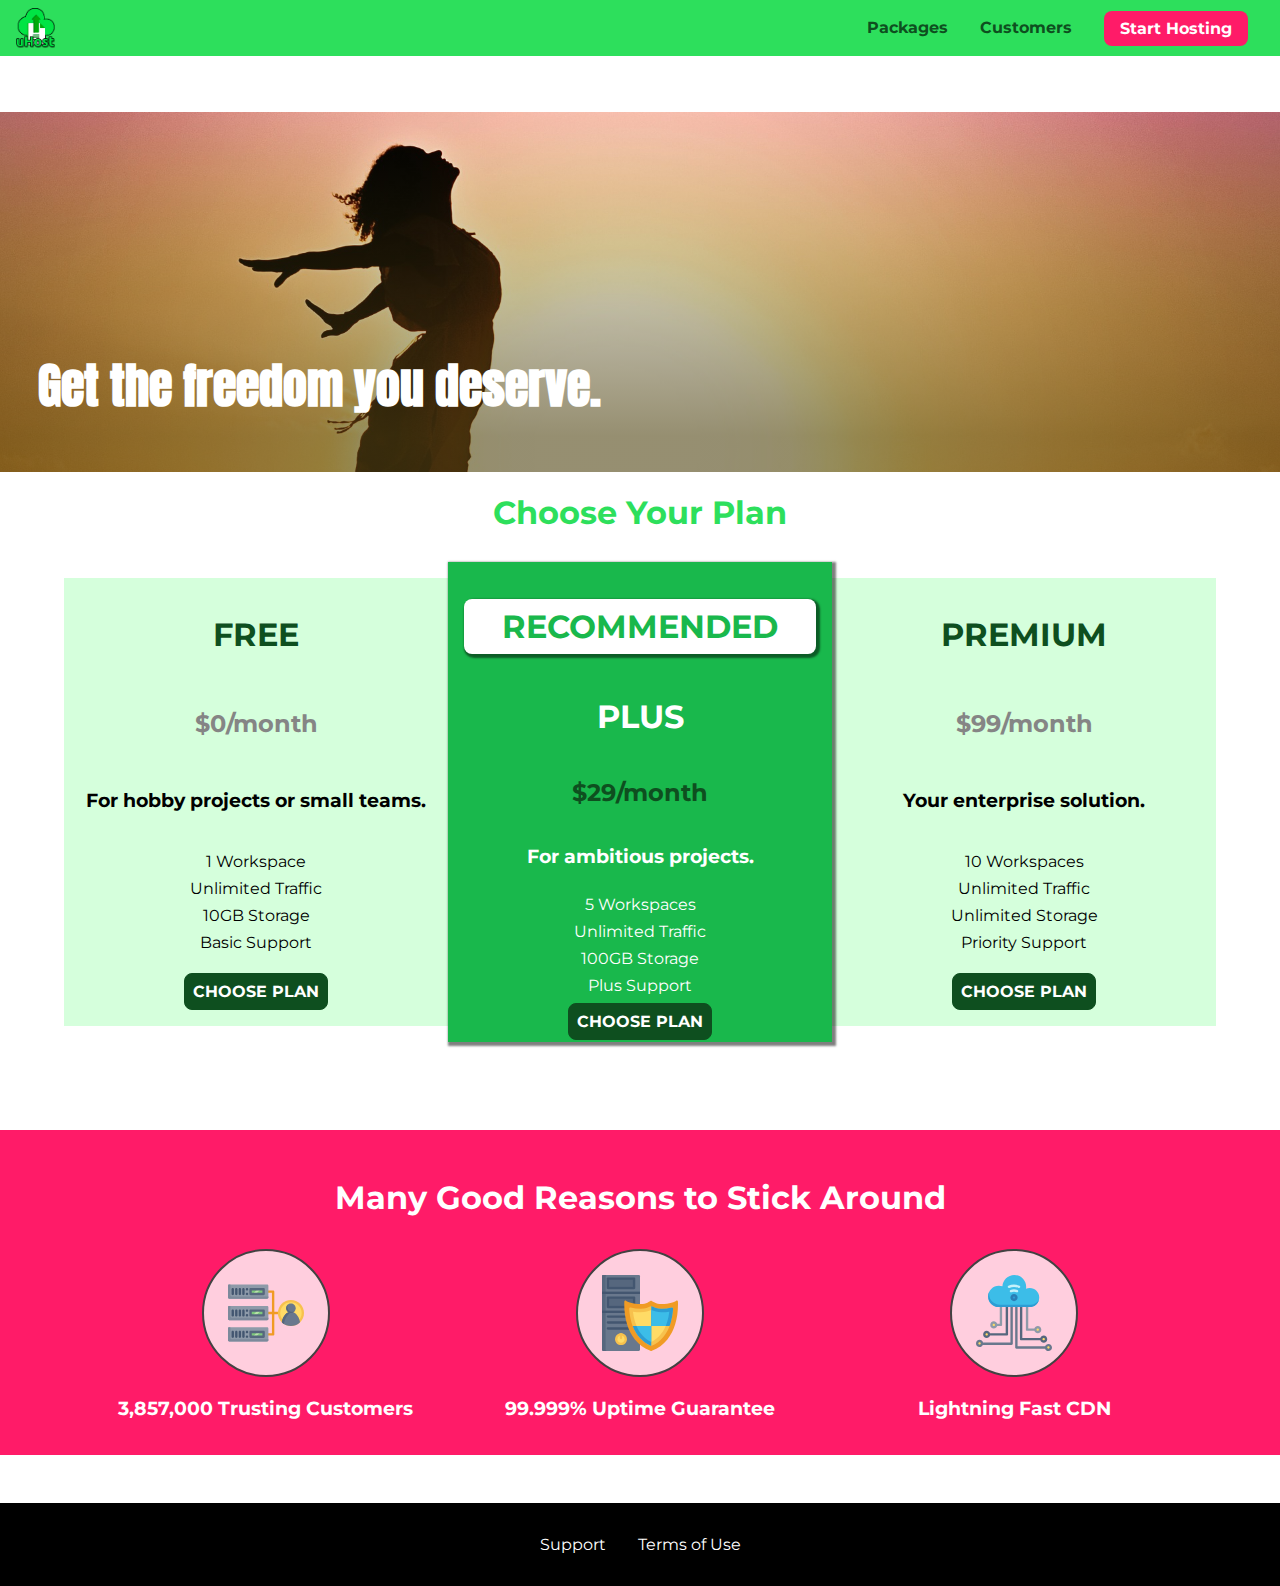
<file: index.html>
<!DOCTYPE html>
<html lang="en">
  <head>
    <meta charset="UTF-8" />
    <meta http-equiv="X-UA-Compatible" content="ie=edge" />
    <meta name="viewport" content="width=device-width, initial-scale=1.0">
    <title>uHost</title>
    <link rel="shortcut icon" href="favicon.png" />
    <link rel="stylesheet" href="shared.css" />
    <link rel="stylesheet" href="main.css" />
  </head>

  <body>
    <div class="backdrop"></div>
    <div class="modal">
      <h1 class="modal__title">Do you want to continue?</h1>
      <div class="modal__actions">
        <a href="start-hosting/index.html" class="modal__action">Yes!</a>
        <button class="modal__action modal__action--negative" type="button">
          No!
        </button>
      </div>
    </div>
    <header class="main-header">
      <div>
        <button class="toggle-button">
          <span class="toggle-button__bar"></span>
          <span class="toggle-button__bar"></span>
          <span class="toggle-button__bar"></span>
        </button>
        <a href="index.html" class="main-header__brand">
          <img
            src="images/uhost-icon.png"
            alt="uHost - Your favorite hosting company"
          />
        </a>
      </div>
      <nav class="main-nav">
        <ul class="main-nav__items">
          <li class="main-nav__item">
            <a href="packages/index.html">Packages</a>
          </li>
          <li class="main-nav__item">
            <a href="customers/index.html">Customers</a>
          </li>
          <li class="main-nav__item main-nav__item--cta">
            <a href="start-hosting/index.html">Start Hosting</a>
          </li>
        </ul>
      </nav>
    </header>
    <nav class="mobile-nav">
      <ul class="mobile-nav__items">
          <li class="mobile-nav__item">
              <a href="packages/index.html">Packages</a>
          </li>
          <li class="mobile-nav__item">
              <a href="customers/index.html">Customers</a>
          </li>
          <li class="mobile-nav__item mobile-nav__item--cta">
              <a href="start-hosting/index.html">Start Hosting</a>
          </li>
      </ul>
  </nav>
    <main>
      <section id="product-overview">
        <h1>Get the freedom you deserve.</h1>
      </section>
      <section id="plans">
        <h1 class="section-title">Choose Your Plan</h1>
        <div class="plan__list">
          <article class="plan">
            <h1 class="plan__title">FREE</h1>
            <h2 class="plan__price">$0/month</h2>
            <h3>For hobby projects or small teams.</h3>
            <ul class="plan__features">
              <li class="plan__feature">1 Workspace</li>
              <li class="plan__feature">Unlimited Traffic</li>
              <li class="plan__feature">10GB Storage</li>
              <li class="plan__feature">Basic Support</li>
            </ul>
            <div>
              <button class="plan__button">CHOOSE PLAN</button>
            </div>
          </article>
          <article class="plan plan--highlighted">
            <h1 class="plan__annotation">RECOMMENDED</h1>
            <h1 class="plan__title">PLUS</h1>
            <h2 class="plan__price">$29/month</h2>
            <h3>For ambitious projects.</h3>
            <ul class="plan__features">
              <li class="plan__feature">5 Workspaces</li>
              <li class="plan__feature">Unlimited Traffic</li>
              <li class="plan__feature">100GB Storage</li>
              <li class="plan__feature">Plus Support</li>
            </ul>
            <div>
              <button class="plan__button">CHOOSE PLAN</button>
            </div>
          </article>
          <article class="plan">
            <h1 class="plan__title">PREMIUM</h1>
            <h2 class="plan__price">$99/month</h2>
            <h3>Your enterprise solution.</h3>
            <ul class="plan__features">
              <li class="plan__feature">10 Workspaces</li>
              <li class="plan__feature">Unlimited Traffic</li>
              <li class="plan__feature">Unlimited Storage</li>
              <li class="plan__feature">Priority Support</li>
            </ul>
            <div>
              <button class="plan__button">CHOOSE PLAN</button>
            </div>
          </article>
        </div>
      </section>
      <section id="key-features">
        <h1 class="section-title">Many Good Reasons to Stick Around</h1>
        <ul class="key-feature__list">
          <li class="key-feature">
            <div class="key-feature__image">
              <svg viewBox="0 0 512 512">
                <path
                  style="fill: #f09b24"
                  d="M344,248h-32V112c0-4.418-3.582-8-8-8h-40c-4.418,0-8,3.582-8,8s3.582,8,8,8h32v128h-32  c-4.418,0-8,3.582-8,8s3.582,8,8,8h32v128h-32c-4.418,0-8,3.582-8,8s3.582,8,8,8h40c4.418,0,8-3.582,8-8V264h32c4.418,0,8-3.582,8-8  S348.418,248,344,248z"
                />
                <path
                  style="fill: #8e9aa9"
                  d="M264,64H8c-4.418,0-8,3.582-8,8v80c0,4.418,3.582,8,8,8h256c4.418,0,8-3.582,8-8V72  C272,67.582,268.418,64,264,64z"
                />
                <path
                  style="fill: #7c899b"
                  d="M24,144c-4.418,0-8-3.582-8-8V64H8c-4.418,0-8,3.582-8,8v80c0,4.418,3.582,8,8,8h256  c4.418,0,8-3.582,8-8v-8H24z"
                />
                <rect
                  x="152"
                  y="96"
                  style="fill: #b8e3a8"
                  width="88"
                  height="32"
                />
                <g>
                  <polygon
                    style="fill: #7ec97d"
                    points="152,96 152,128 166,128 198,96  "
                  />
                  <polygon
                    style="fill: #7ec97d"
                    points="220,96 188,128 240,128 240,96  "
                  />
                </g>
                <path
                  style="fill: #56677e"
                  d="M240,136h-88c-4.418,0-8-3.582-8-8V96c0-4.418,3.582-8,8-8h88c4.418,0,8,3.582,8,8v32  C248,132.418,244.418,136,240,136z M160,120h72v-16h-72V120z"
                />
                <g>
                  <path
                    style="fill: #435670"
                    d="M32,136c-4.418,0-8-3.582-8-8V96c0-4.418,3.582-8,8-8s8,3.582,8,8v32C40,132.418,36.418,136,32,136z   "
                  />
                  <path
                    style="fill: #435670"
                    d="M56,136c-4.418,0-8-3.582-8-8V96c0-4.418,3.582-8,8-8s8,3.582,8,8v32C64,132.418,60.418,136,56,136z   "
                  />
                  <path
                    style="fill: #435670"
                    d="M80,136c-4.418,0-8-3.582-8-8V96c0-4.418,3.582-8,8-8s8,3.582,8,8v32C88,132.418,84.418,136,80,136z   "
                  />
                  <path
                    style="fill: #435670"
                    d="M104,136c-4.418,0-8-3.582-8-8V96c0-4.418,3.582-8,8-8s8,3.582,8,8v32   C112,132.418,108.418,136,104,136z"
                  />
                  <path
                    style="fill: #435670"
                    d="M128,105c-4.418,0-8-3.582-8-8v-1c0-4.418,3.582-8,8-8s8,3.582,8,8v1   C136,101.418,132.418,105,128,105z"
                  />
                  <path
                    style="fill: #435670"
                    d="M128,136c-4.418,0-8-3.582-8-8v-1c0-4.418,3.582-8,8-8s8,3.582,8,8v1   C136,132.418,132.418,136,128,136z"
                  />
                </g>
                <path
                  style="fill: #8e9aa9"
                  d="M264,208H8c-4.418,0-8,3.582-8,8v80c0,4.418,3.582,8,8,8h256c4.418,0,8-3.582,8-8v-80  C272,211.582,268.418,208,264,208z"
                />
                <path
                  style="fill: #7c899b"
                  d="M24,288c-4.418,0-8-3.582-8-8v-72H8c-4.418,0-8,3.582-8,8v80c0,4.418,3.582,8,8,8h256  c4.418,0,8-3.582,8-8v-8H24z"
                />
                <rect
                  x="152"
                  y="240"
                  style="fill: #b8e3a8"
                  width="88"
                  height="32"
                />
                <g>
                  <polygon
                    style="fill: #7ec97d"
                    points="152,240 152,272 166,272 198,240  "
                  />
                  <polygon
                    style="fill: #7ec97d"
                    points="220,240 188,272 240,272 240,240  "
                  />
                </g>
                <path
                  style="fill: #56677e"
                  d="M240,280h-88c-4.418,0-8-3.582-8-8v-32c0-4.418,3.582-8,8-8h88c4.418,0,8,3.582,8,8v32  C248,276.418,244.418,280,240,280z M160,264h72v-16h-72V264z"
                />
                <g>
                  <path
                    style="fill: #435670"
                    d="M32,280c-4.418,0-8-3.582-8-8v-32c0-4.418,3.582-8,8-8s8,3.582,8,8v32C40,276.418,36.418,280,32,280   z"
                  />
                  <path
                    style="fill: #435670"
                    d="M56,280c-4.418,0-8-3.582-8-8v-32c0-4.418,3.582-8,8-8s8,3.582,8,8v32C64,276.418,60.418,280,56,280   z"
                  />
                  <path
                    style="fill: #435670"
                    d="M80,280c-4.418,0-8-3.582-8-8v-32c0-4.418,3.582-8,8-8s8,3.582,8,8v32C88,276.418,84.418,280,80,280   z"
                  />
                  <path
                    style="fill: #435670"
                    d="M104,280c-4.418,0-8-3.582-8-8v-32c0-4.418,3.582-8,8-8s8,3.582,8,8v32   C112,276.418,108.418,280,104,280z"
                  />
                  <path
                    style="fill: #435670"
                    d="M128,249c-4.418,0-8-3.582-8-8v-1c0-4.418,3.582-8,8-8s8,3.582,8,8v1   C136,245.418,132.418,249,128,249z"
                  />
                  <path
                    style="fill: #435670"
                    d="M128,280c-4.418,0-8-3.582-8-8v-1c0-4.418,3.582-8,8-8s8,3.582,8,8v1   C136,276.418,132.418,280,128,280z"
                  />
                </g>
                <path
                  style="fill: #8e9aa9"
                  d="M264,352H8c-4.418,0-8,3.582-8,8v80c0,4.418,3.582,8,8,8h256c4.418,0,8-3.582,8-8v-80  C272,355.582,268.418,352,264,352z"
                />
                <path
                  style="fill: #7c899b"
                  d="M24,432c-4.418,0-8-3.582-8-8v-72H8c-4.418,0-8,3.582-8,8v80c0,4.418,3.582,8,8,8h256  c4.418,0,8-3.582,8-8v-8H24z"
                />
                <rect
                  x="152"
                  y="384"
                  style="fill: #b8e3a8"
                  width="88"
                  height="32"
                />
                <g>
                  <polygon
                    style="fill: #7ec97d"
                    points="152,384 152,416 166,416 198,384  "
                  />
                  <polygon
                    style="fill: #7ec97d"
                    points="220,384 188,416 240,416 240,384  "
                  />
                </g>
                <path
                  style="fill: #56677e"
                  d="M240,424h-88c-4.418,0-8-3.582-8-8v-32c0-4.418,3.582-8,8-8h88c4.418,0,8,3.582,8,8v32  C248,420.418,244.418,424,240,424z M160,408h72v-16h-72V408z"
                />
                <g>
                  <path
                    style="fill: #435670"
                    d="M32,424c-4.418,0-8-3.582-8-8v-32c0-4.418,3.582-8,8-8s8,3.582,8,8v32C40,420.418,36.418,424,32,424   z"
                  />
                  <path
                    style="fill: #435670"
                    d="M56,424c-4.418,0-8-3.582-8-8v-32c0-4.418,3.582-8,8-8s8,3.582,8,8v32C64,420.418,60.418,424,56,424   z"
                  />
                  <path
                    style="fill: #435670"
                    d="M80,424c-4.418,0-8-3.582-8-8v-32c0-4.418,3.582-8,8-8s8,3.582,8,8v32C88,420.418,84.418,424,80,424   z"
                  />
                  <path
                    style="fill: #435670"
                    d="M104,424c-4.418,0-8-3.582-8-8v-32c0-4.418,3.582-8,8-8s8,3.582,8,8v32   C112,420.418,108.418,424,104,424z"
                  />
                  <path
                    style="fill: #435670"
                    d="M128,393c-4.418,0-8-3.582-8-8v-1c0-4.418,3.582-8,8-8s8,3.582,8,8v1   C136,389.418,132.418,393,128,393z"
                  />
                  <path
                    style="fill: #435670"
                    d="M128,424c-4.418,0-8-3.582-8-8v-1c0-4.418,3.582-8,8-8s8,3.582,8,8v1   C136,420.418,132.418,424,128,424z"
                  />
                </g>
                <path
                  style="fill: #f7c14d"
                  d="M424,168c-48.523,0-88,39.477-88,88s39.477,88,88,88s88-39.477,88-88S472.523,168,424,168z"
                />
                <path
                  style="fill: #ffdb66"
                  d="M424,184c-39.701,0-72,32.299-72,72s32.299,72,72,72s72-32.299,72-72S463.701,184,424,184z"
                />
                <path
                  style="fill: #69788d"
                  d="M484.893,314.16C476.393,274.588,451.922,248,424,248s-52.393,26.588-60.893,66.16  c-0.605,2.82,0.354,5.749,2.511,7.664C381.731,336.124,402.465,344,424,344s42.269-7.876,58.381-22.176  C484.539,319.909,485.498,316.98,484.893,314.16z"
                />
                <path
                  style="fill: #56677e"
                  d="M434.053,249.171C430.768,248.403,427.411,248,424,248c-27.922,0-52.393,26.588-60.893,66.16  c-0.605,2.82,0.354,5.749,2.511,7.664c3.383,3.002,6.979,5.703,10.734,8.125C384.904,286.243,407.373,255.378,434.053,249.171z"
                />
                <path
                  style="fill: #69788d"
                  d="M424,192c-17.645,0-32,14.355-32,32s14.355,32,32,32s32-14.355,32-32S441.645,192,424,192z"
                />
                <path
                  style="fill: #56677e"
                  d="M432,248c-17.645,0-32-14.355-32-32c0-6.783,2.128-13.076,5.742-18.258  C397.444,203.53,392,213.138,392,224c0,17.645,14.355,32,32,32c10.862,0,20.471-5.444,26.258-13.742  C445.076,245.872,438.783,248,432,248z"
                />
              </svg>
            </div>
            <p class="key-feature__description">3,857,000 Trusting Customers</p>
          </li>
          <li class="key-feature">
            <div class="key-feature__image">
              <svg viewBox="0 0 512 512">
                <path
                  style="fill: #69788d"
                  d="M248,0H8C3.582,0,0,3.582,0,8v496c0,4.418,3.582,8,8,8h240c4.418,0,8-3.582,8-8V8  C256,3.582,252.418,0,248,0z"
                />
                <path
                  style="fill: #56677e"
                  d="M24,504V8c0-4.418,3.582-8,8-8H8C3.582,0,0,3.582,0,8v496c0,4.418,3.582,8,8,8h24  C27.582,512,24,508.418,24,504z"
                />
                <g>
                  <rect
                    x="0"
                    y="112"
                    style="fill: #435670"
                    width="256"
                    height="16"
                  />
                  <rect
                    x="0"
                    y="240"
                    style="fill: #435670"
                    width="256"
                    height="16"
                  />
                </g>
                <path
                  style="fill: #f7c14d"
                  d="M128,392c-22.056,0-40,17.944-40,40s17.944,40,40,40s40-17.944,40-40S150.056,392,128,392z"
                />
                <path
                  style="fill: #ffdb66"
                  d="M128,408c-13.233,0-24,10.767-24,24s10.767,24,24,24s24-10.767,24-24S141.233,408,128,408z"
                />
                <path
                  style="fill: #f7c14d"
                  d="M128,392c-2.739,0-5.414,0.278-8,0.805V424c0,4.418,3.582,8,8,8c4.418,0,8-3.582,8-8v-31.195  C133.414,392.278,130.739,392,128,392z"
                />
                <g>
                  <path
                    style="fill: #435670"
                    d="M216,288H40c-4.418,0-8-3.582-8-8s3.582-8,8-8h176c4.418,0,8,3.582,8,8S220.418,288,216,288z"
                  />
                  <path
                    style="fill: #435670"
                    d="M216,328H40c-4.418,0-8-3.582-8-8s3.582-8,8-8h176c4.418,0,8,3.582,8,8S220.418,328,216,328z"
                  />
                  <path
                    style="fill: #435670"
                    d="M216,368H40c-4.418,0-8-3.582-8-8s3.582-8,8-8h176c4.418,0,8,3.582,8,8S220.418,368,216,368z"
                  />
                  <path
                    style="fill: #435670"
                    d="M216,16H40c-4.418,0-8,3.582-8,8v64c0,4.418,3.582,8,8,8h176c4.418,0,8-3.582,8-8V24   C224,19.582,220.418,16,216,16z"
                  />
                </g>
                <rect
                  x="48"
                  y="32"
                  style="fill: #56677e"
                  width="160"
                  height="48"
                />
                <path
                  style="fill: #435670"
                  d="M216,144H40c-4.418,0-8,3.582-8,8v64c0,4.418,3.582,8,8,8h176c4.418,0,8-3.582,8-8v-64  C224,147.582,220.418,144,216,144z"
                />
                <rect
                  x="48"
                  y="160"
                  style="fill: #56677e"
                  width="160"
                  height="48"
                />
                <path
                  style="fill: #f09b24"
                  d="M511.747,180.237c-0.194-6.537-8.107-10.107-13.135-5.894c-5.6,4.693-42.904,21.282-98.514,21.282  c-33.45,0-64.625-20.999-64.929-21.206c-2.9-1.991-6.764-1.85-9.512,0.346c-2.677,2.135-27.201,20.86-63.793,20.86  c-55.607,0-92.914-16.589-98.515-21.282c-5.028-4.211-12.941-0.645-13.135,5.894c-1.634,54.834,4.655,105.941,18.693,151.903  c12.096,39.604,29.759,74.047,52.497,102.373c27.538,34.304,62.743,59.882,104.66,76.045c3.069,1.918,6.757,1.921,9.83,0  c41.917-16.163,77.122-41.741,104.66-76.045c22.738-28.326,40.401-62.77,52.497-102.373  C507.092,286.179,513.381,235.071,511.747,180.237z"
                />
                <path
                  style="fill: #f7c14d"
                  d="M476.21,221.226c-1.953-1.631-4.568-2.235-7.036-1.628c-21.686,5.327-44.926,8.028-69.075,8.028  c-25.926,0-49.633-8.975-64.955-16.504c-2.307-1.134-5.016-1.091-7.284,0.116c-14.059,7.477-36.919,16.388-65.994,16.388  c-24.153,0-47.394-2.701-69.075-8.028c-5.155-1.268-10.221,2.966-9.894,8.261c2.077,33.693,7.668,65.635,16.616,94.935  c22.774,74.565,66.139,126.334,128.888,153.868c2.032,0.891,4.397,0.891,6.43,0c61.777-27.107,104.716-78.876,127.62-153.868  c8.948-29.3,14.539-61.241,16.616-94.935C479.224,225.319,478.163,222.856,476.21,221.226z"
                />
                <path
                  style="fill: #ffdb66"
                  d="M331.609,451.727c-52.604-25.289-89.304-70.987-109.144-135.944  c-6.532-21.39-11.162-44.336-13.82-68.447c17.133,2.852,34.952,4.291,53.22,4.291c29.394,0,53.376-7.793,69.978-15.561  c17.44,7.736,41.656,15.561,68.256,15.561c18.267,0,36.085-1.439,53.219-4.291c-2.659,24.112-7.288,47.06-13.82,68.448  C419.545,381.108,383.27,426.805,331.609,451.727z"
                />
                <g>
                  <path
                    style="fill: #2c9dd4"
                    d="M479.066,227.858c0.157-2.539-0.903-5.002-2.856-6.633s-4.568-2.235-7.036-1.628   c-21.686,5.327-44.926,8.028-69.075,8.028c-25.926,0-49.633-8.975-64.955-16.504c-1.057-0.52-2.2-0.78-3.345-0.806l-0.072,133.351   h123.601c2.556-6.746,4.933-13.702,7.123-20.874C471.398,293.493,476.989,261.552,479.066,227.858z"
                  />
                  <path
                    style="fill: #2c9dd4"
                    d="M206.658,343.667c24.153,63.42,65.028,108.108,121.743,132.995c1.031,0.452,2.147,0.673,3.263,0.666   l0.063-133.661H206.658z"
                  />
                </g>
                <g>
                  <path
                    style="fill: #3cbde8"
                    d="M439.497,315.783c6.532-21.389,11.161-44.336,13.82-68.448c-17.134,2.852-34.952,4.291-53.219,4.291   c-26.6,0-50.815-7.824-68.256-15.561l-0.116,107.601h97.758C433.179,334.807,436.524,325.518,439.497,315.783z"
                  />
                  <path
                    style="fill: #3cbde8"
                    d="M232.523,343.667c21.144,50.298,54.363,86.56,99.087,108.06l0.117-108.06H232.523z"
                  />
                </g>
              </svg>
            </div>
            <p class="key-feature__description">99.999% Uptime Guarantee</p>
          </li>
          <li class="key-feature">
            <div class="key-feature__image">
              <svg viewBox="0 0 512 512">
                <path
                  style="fill: #8e9aa9"
                  d="M168,200c-4.418,0-8,3.582-8,8v120h-17.376c-3.302-9.311-12.194-16-22.624-16  c-13.234,0-24,10.767-24,24s10.766,24,24,24c10.429,0,19.321-6.689,22.624-16H168c4.418,0,8-3.582,8-8V208  C176,203.582,172.418,200,168,200z"
                />
                <path
                  style="fill: #ffdb66"
                  d="M120,328c-4.411,0-8,3.589-8,8s3.589,8,8,8s8-3.589,8-8S124.411,328,120,328z"
                />
                <path
                  style="fill: #56677e"
                  d="M208,200c-4.418,0-8,3.582-8,8v184H94.624C91.322,382.689,82.43,376,72,376  c-13.234,0-24,10.767-24,24s10.766,24,24,24c10.429,0,19.321-6.689,22.624-16H208c4.418,0,8-3.582,8-8V208  C216,203.582,212.418,200,208,200z"
                />
                <path
                  style="fill: #ffdb66"
                  d="M72,392c-4.411,0-8,3.589-8,8s3.589,8,8,8s8-3.589,8-8S76.411,392,72,392z"
                />
                <path
                  style="fill: #69788d"
                  d="M240,208c-4.418,0-8,3.582-8,8v239H47.24c-2.671-10.34-12.078-18-23.24-18c-13.234,0-24,10.767-24,24  s10.766,24,24,24c9.666,0,18.009-5.747,21.809-14H240c4.418,0,8-3.582,8-8V216C248,211.582,244.418,208,240,208z"
                />
                <path
                  style="fill: #ffdb66"
                  d="M24,453c-4.411,0-8,3.589-8,8s3.589,8,8,8s8-3.589,8-8S28.411,453,24,453z"
                />
                <path
                  style="fill: #69788d"
                  d="M488,464c-10.429,0-19.321,6.689-22.624,16H280V208c0-4.418-3.582-8-8-8s-8,3.582-8,8v280  c0,4.418,3.582,8,8,8h193.376c3.302,9.311,12.194,16,22.624,16c13.234,0,24-10.767,24-24S501.234,464,488,464z"
                />
                <path
                  style="fill: #ffdb66"
                  d="M488,480c-4.411,0-8,3.589-8,8s3.589,8,8,8s8-3.589,8-8S492.411,480,488,480z"
                />
                <path
                  style="fill: #56677e"
                  d="M456,408c-10.429,0-19.321,6.689-22.624,16H312V208c0-4.418-3.582-8-8-8s-8,3.582-8,8v224  c0,4.418,3.582,8,8,8h129.376c3.302,9.311,12.194,16,22.624,16c13.234,0,24-10.767,24-24S469.234,408,456,408z"
                />
                <path
                  style="fill: #ffdb66"
                  d="M456,424c-4.411,0-8,3.589-8,8s3.589,8,8,8s8-3.589,8-8S460.411,424,456,424z"
                />
                <path
                  style="fill: #8e9aa9"
                  d="M416,344c-10.429,0-19.321,6.689-22.624,16H352V208c0-4.418-3.582-8-8-8s-8,3.582-8,8v160  c0,4.418,3.582,8,8,8h49.376c3.302,9.311,12.194,16,22.624,16c13.234,0,24-10.767,24-24S429.234,344,416,344z"
                />
                <path
                  style="fill: #ffdb66"
                  d="M416,360c-4.411,0-8,3.589-8,8s3.589,8,8,8s8-3.589,8-8S420.411,360,416,360z"
                />
                <path
                  style="fill: #3cbde8"
                  d="M362,88c-8.741,0-17.231,1.751-25.06,5.085C337.646,88.797,338,84.43,338,80  c0-44.112-35.888-80-80-80c-42.823,0-77.895,33.816-79.909,76.149C170.393,73.415,162.244,72,154,72c-39.701,0-72,32.299-72,72  s32.299,72,72,72h208c35.29,0,64-28.71,64-64S397.29,88,362,88z"
                />
                <path
                  style="fill: #2c9dd4"
                  d="M368,200H160c-39.701,0-72-32.299-72-72c0-5.863,0.721-11.559,2.05-17.019  C84.918,120.88,82,132.102,82,144c0,39.701,32.299,72,72,72h208c30.389,0,55.88-21.296,62.379-49.743  C413.565,186.327,392.352,200,368,200z"
                />
                <path
                  style="fill: #2a7db5"
                  d="M256,128c-13.234,0-24,10.767-24,24s10.766,24,24,24c13.233,0,24-10.767,24-24S269.233,128,256,128z"
                />
                <path
                  style="fill: #2c9dd4"
                  d="M256,144c-4.411,0-8,3.589-8,8s3.589,8,8,8c4.411,0,8-3.589,8-8S260.411,144,256,144z"
                />
                <g>
                  <path
                    style="fill: #c5f1fa"
                    d="M221.755,87.695c-2.994,0-5.864-1.688-7.233-4.572c-1.894-3.991-0.194-8.763,3.798-10.657   C230.157,66.849,242.834,64,256,64c13.166,0,25.844,2.849,37.68,8.466c3.992,1.895,5.692,6.666,3.798,10.657   s-6.666,5.692-10.657,3.798C277.144,82.328,266.774,80,256,80c-10.774,0-21.144,2.328-30.821,6.921   C224.072,87.446,222.904,87.695,221.755,87.695z"
                  />
                  <path
                    style="fill: #c5f1fa"
                    d="M276.545,116.618c-1.148,0-2.316-0.249-3.424-0.774C267.745,113.293,261.985,112,256,112   c-5.985,0-11.745,1.293-17.121,3.844c-3.991,1.895-8.763,0.192-10.657-3.798c-1.894-3.992-0.193-8.764,3.798-10.657   C239.557,97.813,247.625,96,256,96c8.376,0,16.444,1.813,23.98,5.389c3.991,1.894,5.692,6.665,3.798,10.657   C282.41,114.93,279.539,116.618,276.545,116.618z"
                  />
                </g>
              </svg>
            </div>
            <p class="key-feature__description">Lightning Fast CDN</p>
          </li>
        </ul>
      </section>
    </main>
    <footer class="main-footer">
      <nav>
        <ul class="main-footer__links">
          <li class="main-footer__link">
            <a href="#">Support</a>
          </li>
          <li class="main-footer__link">
            <a href="#">Terms of Use</a>
          </li>
        </ul>
      </nav>
    </footer>
    <script src="shared.js"></script>
  </body>
</html>
</file>
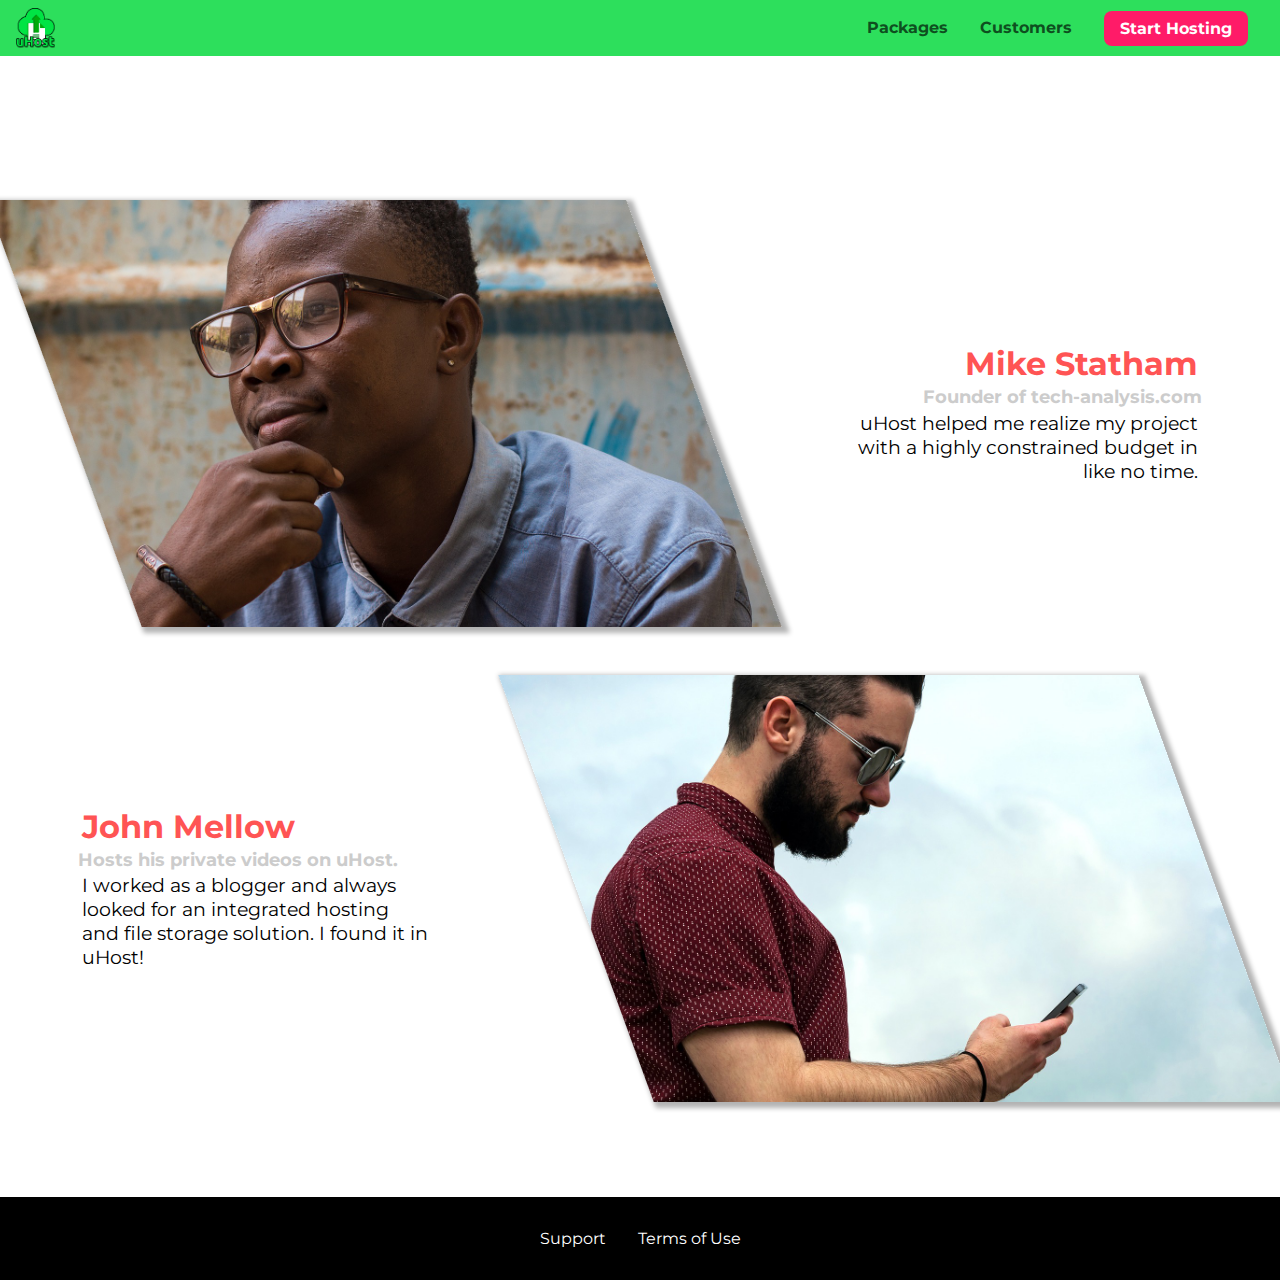
<file: customers/index.html>
<!DOCTYPE html>
<html lang="en">
  <head>
    <meta charset="UTF-8" />
    <meta name="viewport" content="width=device-width, initial-scale=1.0" />
    <meta http-equiv="X-UA-Compatible" content="ie=edge" />
    <title>uHost Customers</title>
    <link rel="shortcut icon" href="../favicon.png" />
    <link rel="stylesheet" href="../shared.css" />
    <link rel="stylesheet" href="customers.css" />
  </head>

  <body>
    <div class="backdrop"></div>
    <header class="main-header">
      <div>
        <button class="toggle-button">
          <span class="toggle-button__bar"></span>
          <span class="toggle-button__bar"></span>
          <span class="toggle-button__bar"></span>
        </button>
        <a href="../index.html" class="main-header__brand">
          <img
            src="../images/uhost-icon.png"
            alt="uHost - Your favorite hosting company"
          />
        </a>
      </div>
      <nav class="main-nav">
        <ul class="main-nav__items">
          <li class="main-nav__item">
            <a href="../packages/index.html">Packages</a>
          </li>
          <li class="main-nav__item">
            <a href="index.html">Customers</a>
          </li>
          <li class="main-nav__item main-nav__item--cta">
            <a href="../start-hosting/index.html">Start Hosting</a>
          </li>
        </ul>
      </nav>
    </header>
    <nav class="mobile-nav">
      <ul class="mobile-nav__items">
        <li class="mobile-nav__item">
          <a href="../packages/index.html">Packages</a>
        </li>
        <li class="mobile-nav__item">
          <a href="index.html">Customers</a>
        </li>
        <li class="mobile-nav__item mobile-nav__item--cta">
          <a href="../start-hosting/index.html">Start Hosting</a>
        </li>
      </ul>
    </nav>

    <main>
      <div>
        <div class="testimonial" id="customer-1">
          <div class="testimonial__image-container">
            <img
              src="../images/customer-1.jpg"
              alt="Mike Statham - Customer"
              class="testimonial__image"
            />
          </div>
          <div class="testimonial__info">
            <h1 class="testimonial__name">Mike Statham</h1>
            <h2 class="testimonial__subtitle">
              Founder of
              <a href="tech-analysis.com">tech-analysis.com</a>
            </h2>
            <p class="testimonial__text">
              uHost helped me realize my project with a highly constrained
              budget in like no time.
            </p>
          </div>
        </div>
        <div class="testimonial" id="customer-2">
          <div class="testimonial__info">
            <h1 class="testimonial__name">John Mellow</h1>
            <h2 class="testimonial__subtitle">
              Hosts his private videos on uHost.
            </h2>
            <p class="testimonial__text">
              I worked as a blogger and always looked for an integrated hosting
              and file storage solution. I found it in uHost!
            </p>
          </div>
          <div class="testimonial__image-container">
            <img
              src="../images/customer-2.jpg"
              alt="John Mellow - Customer"
              class="testimonial__image"
            />
          </div>
        </div>
      </div>
    </main>
    <footer class="main-footer">
      <nav>
        <ul class="main-footer__links">
          <li class="main-footer__link">
            <a href="#">Support</a>
          </li>
          <li class="main-footer__link">
            <a href="#">Terms of Use</a>
          </li>
        </ul>
      </nav>
    </footer>
    <script src="../shared.js"></script>
  </body>
</html>
</file>
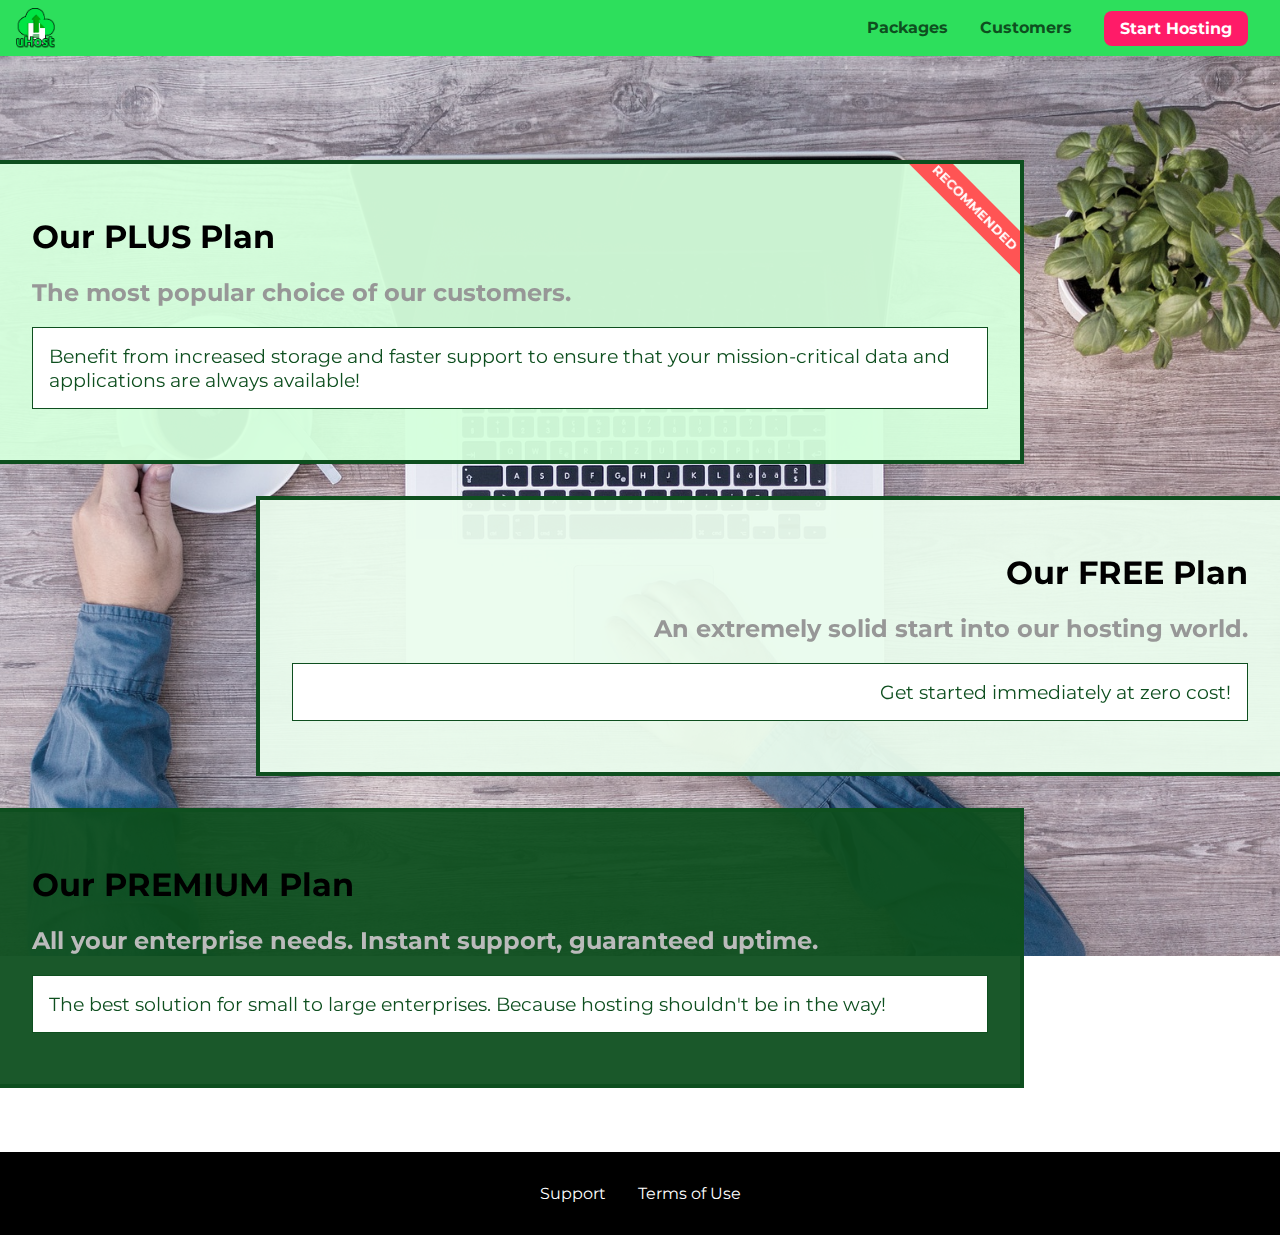
<file: packages/index.html>
<!DOCTYPE html>
<html lang="en">
  <head>
    <meta charset="UTF-8" />
    <meta http-equiv="X-UA-Compatible" content="ie=edge" />
    <meta name="viewport" content="width=device-width, initial-scale=1.0">
    <title>uHost</title>
    <link rel="shortcut icon" href="../favicon.png" />
    <link rel="stylesheet" href="../shared.css" />
    <link rel="stylesheet" href="packages.css" />
  </head>

  <body>
    <div class="backdrop"></div>
    <div class="background"></div>
    <header class="main-header">
      <div>
        <button class="toggle-button">
          <span class="toggle-button__bar"></span>
          <span class="toggle-button__bar"></span>
          <span class="toggle-button__bar"></span>
        </button>
        <a href="../index.html" class="main-header__brand">
          <img
            src="../images/uhost-icon.png"
            alt="uHost - Your favorite hosting company"
        /></a>
      </div>
      <nav class="main-nav">
        <ul class="main-nav__items">
          <li class="main-nav__item">
            <a href="index.html">Packages</a>
          </li>
          <li class="main-nav__item">
            <a href="../customers/index.html">Customers</a>
          </li>
          <li class="main-nav__item main-nav__item--cta">
            <a href="../start-hosting/index.html">Start Hosting</a>
          </li>
        </ul>
      </nav>
    </header>
    <nav class="mobile-nav">
      <ul class="mobile-nav__items">
        <li class="mobile-nav__item">
          <a href="index.html">Packages</a>
        </li>
        <li class="mobile-nav__item">
          <a href="../customers/index.html">Customers</a>
        </li>
        <li class="mobile-nav__item mobile-nav__item--cta">
          <a href="../start-hosting/index.html">Start Hosting</a>
        </li>
      </ul>
    </nav>
    <main>
      <section class="package" id="plus">
        <a href="#">
          <h1 class="package__title">Our PLUS Plan</h1>
          <h2 class="package__badge">RECOMMENDED</h2>
          <h2 class="package__subtitle">
            The most popular choice of our customers.
          </h2>
          <p class="package__info">
            Benefit from increased storage and faster support to ensure that
            your mission-critical data and applications are always available!
          </p>
        </a>
      </section>
      <section class="package" id="free">
        <a href="#">
          <h1 class="package__title">Our FREE Plan</h1>
          <h2 class="package__subtitle">
            An extremely solid start into our hosting world.
          </h2>
          <p class="package__info">Get started immediately at zero cost!</p>
        </a>
      </section>
      <div class="clearfix"></div>
      <section class="package" id="premium">
        <a href="#">
          <h1 class="package__title">Our PREMIUM Plan</h1>
          <h2 class="package__subtitle">
            All your enterprise needs. Instant support, guaranteed uptime.
          </h2>
          <p class="package__info">
            The best solution for small to large enterprises. Because hosting
            shouldn't be in the way!
          </p>
        </a>
      </section>
    </main>
    <footer class="main-footer">
      <nav>
        <ul class="main-footer__links">
          <li class="main-footer__link">
            <a href="#">Support</a>
          </li>
          <li class="main-footer__link">
            <a href="#">Terms of Use</a>
          </li>
        </ul>
      </nav>
    </footer>
    <script src="../shared.js"></script>
  </body>
</html>
</file>
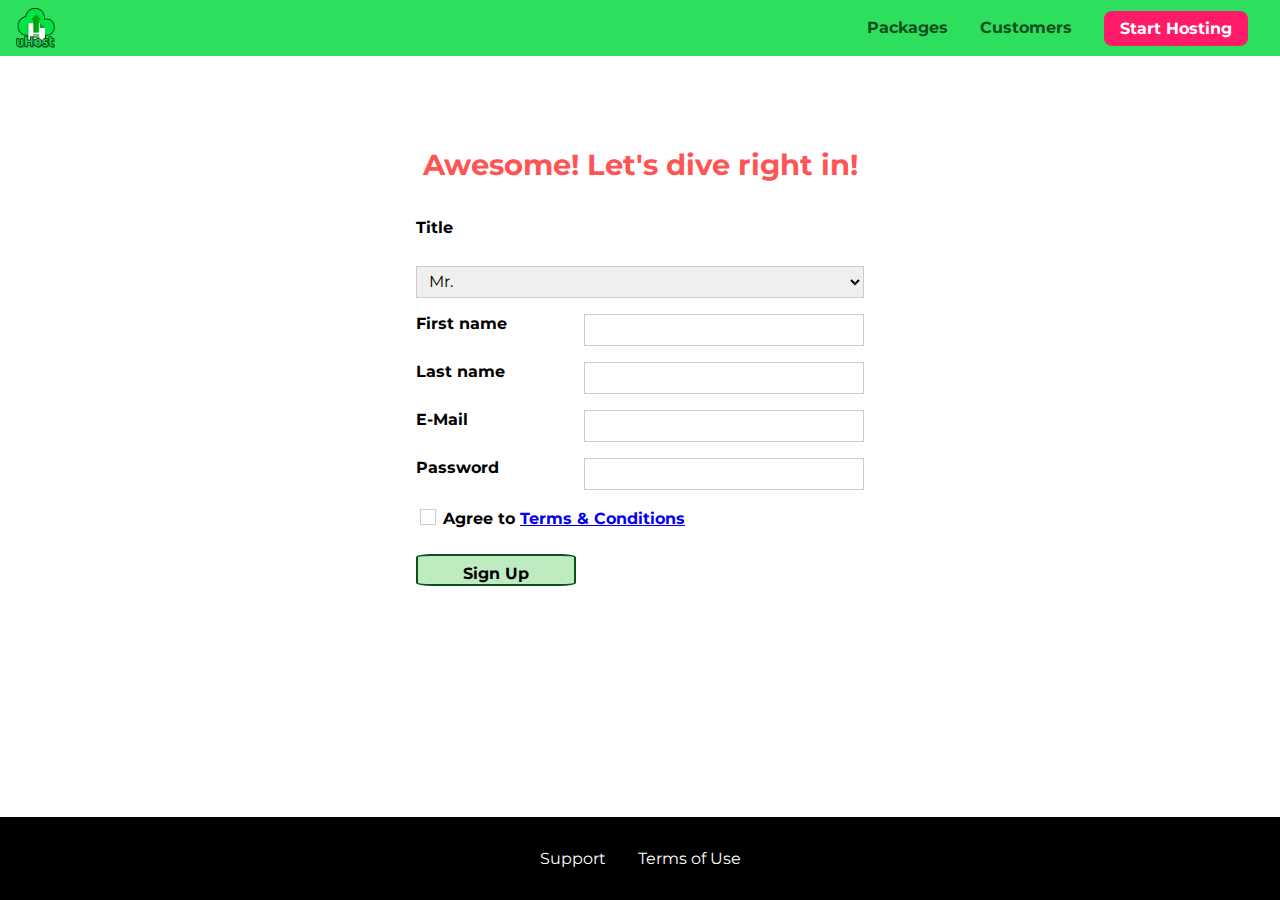
<file: start-hosting/index.html>
<!DOCTYPE html>
<html lang="en">

<head>
    <meta charset="UTF-8">
    <meta name="viewport" content="width=device-width, initial-scale=1.0">
    <meta http-equiv="X-UA-Compatible" content="ie=edge">
    <title>uHost Signup</title>
    <link rel="shortcut icon" href="../favicon.png">
    <link rel="stylesheet" href="../shared.css">
    <link rel="stylesheet" href="start-hosting.css">
</head>

<body>
    <div class="backdrop"></div>
    <header class="main-header">
        <div>
            <button class="toggle-button">
                <span class="toggle-button__bar"></span>
                <span class="toggle-button__bar"></span>
                <span class="toggle-button__bar"></span>
            </button>
            <a href="../index.html" class="main-header__brand">
                <img src="../images/uhost-icon.png" alt="uHost - Your favorite hosting company">
            </a>
        </div>
        <nav class="main-nav">
            <ul class="main-nav__items">
                <li class="main-nav__item">
                    <a href="../packages/index.html">Packages</a>
                </li>
                <li class="main-nav__item">
                    <a href="../customers/index.html">Customers</a>
                </li>
                <li class="main-nav__item main-nav__item--cta">
                    <a href="index.html">Start Hosting</a>
                </li>
            </ul>
        </nav>
    </header>
    <nav class="mobile-nav">
        <ul class="mobile-nav__items">
            <li class="mobile-nav__item">
                <a href="../packages/index.html">Packages</a>
            </li>
            <li class="mobile-nav__item">
                <a href="../customers/index.html">Customers</a>
            </li>
            <li class="mobile-nav__item mobile-nav__item--cta">
                <a href="index.html">Start Hosting</a>
            </li>
        </ul>
    </nav>
    <main class="signup-page">
        <h1 class="signup-title">Awesome! Let's dive right in!</h1>
        <form action="index.html" class="signup-form">
            <label for="title">Title</label>
            <select id="title">
                <option value="mr">Mr.</option>
                <option value="ms">Ms.</option>
            </select>
            <label for="first-name">First name</label>
            <input type="text" id="first-name">
            <label for="last-name">Last name</label>
            <input type="text" id="last-name">
            <label for="email">E-Mail</label>
            <input type="email" id="email">
            <label for="password">Password</label>
            <input type="password" id="password">
            <div class="signup-form__checkbox">
                <input type="checkbox" id="agree-terms">
            <label for="agree-terms">Agree to
                <a href="#">Terms &amp; Conditions</a>
            </label>
            </div>
            <button type="submit" class="button">Sign Up</button>
        </form>
    </main>
    <footer class="main-footer">
        <nav>
          <ul class="main-footer__links">
            <li class="main-footer__link">
              <a href="#">Support</a>
            </li>
            <li class="main-footer__link">
              <a href="#">Terms of Use</a>
            </li>
          </ul>
        </nav>
      </footer>
    <script src="../shared.js"></script>
</body>

</html>
</file>
<file: shared.css>
@import url("https://fonts.googleapis.com/css2?family=Montserrat:wght@400;700&display=swap");
@import url("https://fonts.googleapis.com/css2?family=Anton&display=swap");
@import url("https://fonts.googleapis.com/css2?family=Roboto:wght@400;900&display=swap");

* {
  box-sizing: border-box;
}

html {
  height: 100%;
}

body {
  font-family: "Montserrat", sans-serif;
  margin: 0;
  padding-top: 3.5rem;
}

@supports (display: grid) {
  body {
    height: 100%;
    display: grid;
    grid-template-rows: 3.5rem auto fit-content(8rem);
    grid-template-areas:
      "header"
      "main"
      "footer";
    padding-top: 3.5rem;
  }
}

main {
  grid-area: main;
}

.backdrop {
  position: fixed;
  display: none;
  z-index: 100;
  top: 0;
  left: 0;
  width: 100vw;
  height: 100vh;
  background: rgba(0, 0, 0, 0.5);
}

.main-header {
  width: 100%;
  position: fixed;
  top: 0;
  left: 0;
  background: #2ddf5c;
  padding: 0.5rem 1rem;
  z-index: 60;
  display: -webkit-box;
  display: -ms-flexbox;
  display: -webkit-flex;
  display: flex;
  align-items: center;
  justify-content: space-between;
}

.toggle-button {
  width: 3rem;
  background: transparent;
  border: none;
  cursor: pointer;
  padding-top: 0;
  padding-bottom: 0;
  vertical-align: middle;
}

.toggle-button:focus {
  outline: none;
}

.toggle-button__bar {
  width: 100%;
  height: 0.2rem;
  background: black;
  display: block;
  margin: 0.6rem 0;
}

.main-header__brand {
  color: #0e4f1f;
  text-decoration: none;
  font-weight: bold;
}

.main-header__brand img {
  height: 2.5rem;
  vertical-align: middle;
}

.main-nav {
  display: none;
}

.main-nav__items {
  margin: 0;
  padding: 0;
  list-style: none;
  display: flex;
}

.main-nav__item {
  margin: 0 1rem;
}

.main-nav__item a,
.mobile-nav__item a {
  text-decoration: none;
  color: #0e4f1f;
  font-weight: bold;
  padding: 0.2rem 0;
}

.main-nav__item a:hover,
.main-nav__item a:active {
  color: white;
  border-bottom: 5px solid white;
}

.main-nav__item--cta {
  animation: wiggle 150ms 3s 8 ease-out none;
}

.main-nav__item--cta a,
.mobile-nav__item--cta a {
  color: white;
  background: #ff1b68;
  padding: 0.5rem 1rem;
  border-radius: 8px;
}

.main-nav__item--cta a:hover,
.main-nav__item--cta a:active,
.mobile-nav__item--cta a:hover,
.mobile-nav__item--cta a:active {
  color: #ff1b68;
  background: white;
  border: none;
}

@media (min-width: 40rem) {
  .toggle-button {
    display: none;
  }
  .main-nav {
    display: flex;
  }
}

.main-footer {
  background-color: black;
  padding: 2rem;
  margin-top: 3rem;
  /* grid-row: 3 / 4; */
  grid-area: footer;
}

.main-footer__links {
  list-style: none;
  margin: 0;
  padding: 0;
  text-align: center;
  display: flex;
  flex-direction: column;
  align-items: center;
}

.main-footer__link {
  display: block;
  margin: 0.5rem 0;
}

.main-footer__link a {
  color: white;
  text-decoration: none;
}

.main-footer__link a:hover,
.main-footer__link a:active {
  color: #ccc;
}

.mobile-nav {
  transform: translateX(-100%);
  position: fixed;
  z-index: 101;
  top: 0;
  left: 0;
  background: white;
  width: 80%;
  height: 100vh;
  transition: transform 300ms ease-out;
}

.mobile-nav__items {
  width: 90%;
  height: 100%;
  list-style: none;
  margin: 0 auto;
  padding: 0;
  text-align: center;
  display: flex;
  flex-direction: column;
  align-items: center;
  justify-content: center;
}

.mobile-nav__item {
  margin: 1rem 0;
}

.mobile-nav__item a {
  font-size: 1.5rem;
}

.plan__button {
  background-color: #0e4f1f;
  color: white;
  font: inherit;
  border: 1.5px solid #0e4f1f;
  padding: 0.5rem;
  border-radius: 8px;
  font-weight: bold;
  cursor: pointer;
}

.plan__button:hover,
.plan__button:active {
  background-color: white;
  color: #0e4f1f;
}

.plan__button:focus {
  outline: none;
}

.open {
  display: block !important;
  opacity: 1 !important;
  transform: translateY(0) !important;
}

@media (min-width: 40rem) {
  .main-footer__link {
    margin: 0 1rem;
  }

  .main-footer__links {
    flex-direction: row;
    justify-content: center;
  }
}

@keyframes wiggle {
  0% {
    transform: rotateZ(0);
  }
  50% {
    transform: rotateZ(-3deg);
  }
  100% {
    transform: rotateZ(3deg);
  }
}
</file>
<file: main.css>
#product-overview {
  background: linear-gradient(to top, rgba(80, 68, 18, 0.6) 10%, transparent),
    url("images/freedom.jpg") center/cover no-repeat border-box, #ff1b68;
  /* background-size: cover; */
  /* background-position: left 10% bottom 20%; */
  /* background-repeat: no-repeat; */
  /* background-origin: border-box; */
  /* background-clip: border-box; */
  /* background-image: radial-gradient(red, blue); */
  width: 100%;
  height: 33vh;
  position: relative;
  /* border: 5px dashed red; */
}

#product-overview h1 {
  color: white;
  font-family: "Anton", sans-serif;
  position: absolute;
  bottom: 5%;
  left: 3%;
  font-size: 1.6rem;
}

@media (min-width: 40rem) and (min-height: 40rem) {
  #product-overview {
    height: 40vh;
    background-position: 50% 25%;
  }
  #product-overview h1 {
    font-size: 3rem;
  }
}

.section-title {
  color: #2ddf5c;
  text-align: center;
}

.plan {
  background-color: #d5ffdc;
  text-align: center;
  padding: 1rem;
  margin: 0.5rem 0;
  width: 100%;
}

.plan--highlighted {
  background-color: #19b84c;
  color: white;
}

.plan__annotation {
  background: white;
  color: #19b84c;
  padding: 0.5rem;
  box-shadow: 2px 2px 2px 2px rgba(0, 0, 0, 0.5);
  border-radius: 8px;
}

.plan__title {
  color: #0e4f1f;
}

.plan__price {
  color: #858585;
}

.plan--highlighted .plan__title {
  color: white;
}

.plan--highlighted .plan__price {
  color: #0e4f1f;
}

.plan__features {
  list-style: none;
  margin: 0;
  padding: 0;
}

.plan__feature {
  margin: 0.5rem 0;
}

@media (min-width: 40rem) and (orientation: landscape) {
  .plan__list {
    width: 100%;
    display: flex;
    justify-content: center;
    align-items: center;
  }
  .plan {
    width: 30%;
    min-width: 12.8rem;
    max-width: 25rem;
    display: flex;
    flex-direction: column;
    justify-content: space-between;
    height: 28rem;
  }
  .plan--highlighted {
    box-shadow: 2px 2px 2px 2px rgba(0, 0, 0, 0.5);
    height: 30rem;
    z-index: 50;
  }
}

#key-features {
  background: #ff1b68;
  margin-top: 5rem;
  padding: 1rem;
}

#key-features .section-title {
  color: white;
  margin: 2rem;
}

.key-feature__list {
  list-style: none;
  margin: 0;
  padding: 0;
  text-align: center;
  display: flex;
  flex-direction: column;
  align-items: center;
  justify-content: center;
}

.key-feature__image {
  background: #ffcede;
  width: 128px;
  height: 128px;
  border: 2px solid #424242;
  border-radius: 50%;
  margin: auto;
  padding: 1.5rem;
}

.key-feature__description {
  text-align: center;
  font-weight: bold;
  color: white;
  font-size: 1.2rem;
}

@media (min-width: 40rem) {
  .key-feature {
    width: 30%;
    max-width: 25rem;
  }

  .key-feature__list {
    display: flex;
    flex-direction: row;
    justify-content: center;
    align-items: flex-start;
  }
}

/* h1 {
    font-family: sans-serif;
} */

.modal {
  position: fixed;
  opacity: 0;
  transform: translateY(-3rem);
  transition: opacity 200ms ease-out, transform 200ms ease-out;
  z-index: 200;
  top: 20%;
  left: 30%;
  width: 40%;
  background: white;
  padding: 1rem;
  border: 1px solid #ccc;
  box-shadow: 1px 1px 1px rgba(0, 0, 0, 0.5);
}

.modal__title {
  text-align: center;
  margin: 0 0 1rem 0;
}

.modal__actions {
  text-align: center;
}

.modal__action {
  border: 1px solid #0e4f1f;
  background: #0e4f1f;
  text-decoration: none;
  color: white;
  font: inherit;
  padding: 0.5rem 1rem;
  cursor: pointer;
}

.modal__action:hover,
.modal__action:active {
  background: #2ddf5c;
  border-color: #2ddf5c;
}

.modal__action--negative {
  background: red;
  border-color: red;
}

.modal__action--negative:hover,
.modal__action--negative:active {
  background: #ff5454;
  border-color: #ff5454;
}
</file>
<file: customers/customers.css>
main {
  padding-top: 2.5rem;
}

.testimonial {
  font-size: 1.2rem;
}

/* .testimonial__list {
  width: 80%;
  margin: auto;
} */

.testimonial__image-container {
  width: 85%;
  max-width: 40rem;
  box-shadow: 3px 3px 5px 3px rgba(0, 0, 0, 0.3);
  transform: skew(20deg);
  overflow: hidden;
}

#customer-1:hover .testimonial__image-container {
  animation: flip-customer 1s ease-out forwards;
}

.testimonial__image {
  width: 100%;
  vertical-align: top;
  transform: skew(-20deg) scale(1.4);
}

.testimonial__info {
  text-align: right;
  padding: 0.9rem;
}

#customer-2.testimonial {
  text-align: right;
}

#customer-2 .testimonial__info {
  text-align: left;
}

.testimonial__name {
  margin: 0.2rem;
  color: #ff5454;
  font-size: 2rem;
}

.testimonial__subtitle {
  margin: 0;
  font-size: 1.1rem;
  color: #ccc;
}

.testimonial__subtitle a {
  color: inherit;
  text-decoration: none;
}

.testimonial__subtitle a:hover,
.testimonial__subtitle a:active {
  color: #7a7a7a;
}

.testimonial__text {
  margin: 0.2rem;
}

@media (min-width: 40rem) {
  .testimonial {
    margin: 3rem auto;
    max-width: 1500px;
    display: flex;
    align-items: center;
    justify-content: space-around;
  }
  .testimonial__image-container {
    width: 66%;
  }
  .testimonial__info {
    width: 30%;
  }
}

@keyframes flip-customer {
  0% {
    transform: rotateY(0) skew(20deg);
  }
  50% {
    transform: rotateY(160deg) skew(20deg);
  }
  100% {
    transform: rotateY(360deg) skew(20deg);
  }
}
</file>
<file: packages/packages.css>
@font-face {
  font-family: "AnonymousPro";
  src: url("anonymousPro-Regular.ttf") format("truetype");
}

@font-face {
  font-family: "AnonymousPro";
  src: url("anonymousPro-Bold.ttf") format("truetype");
  font-weight: 700;
}

main {
  padding-top: 2rem;
}

.background {
  background: url("../images/plans-background.jpg") center/cover;
  filter: grayscale(40%);
  width: 100%;
  height: 100vh;
  position: fixed;
  z-index: -1;
}

.package {
  width: 80%;
  margin: 1rem 0;
  border: 4px solid #0e4f1f;
  border-left: none;
  position: relative;
  overflow: hidden;
}

.package:hover,
.package:active {
  box-shadow: 2px 2px 4px rgba(0, 0, 0, 0.5);
  border-color: #ff5454;
  animation: push-up 1s ease-out forwards;
}

.package a {
  text-decoration: none;
  color: inherit;
  display: block;
  padding: 2rem;
}

.package__badge {
  position: absolute;
  top: 0;
  right: 0;
  margin: 0rem;
  font-size: 0.8rem;
  color: white;
  background: #ff5454;
  padding: 0.5rem;
  transform: rotate(45deg) translate(3.5rem, -1rem);
  transform-origin: center;
  width: 12rem;
  text-align: center;
}

.package__subtitle {
  color: #979797;
}

.package__info {
  padding: 1rem;
  border: 1px solid #0e4f1f;
  color: #0e4f1f;
  background: white;
  /* font-size: 1.2rem; */
  /* font-family: "AnonymousPro", sans-serif; */
  /* font-weight: 700; */
  font-size: 1.2rem;
}

.clearfix {
  clear: both;
}

#plus {
  background: rgba(213, 255, 220, 0.95);
}

#free {
  background: rgba(234, 252, 237, 0.95);
  float: right;
  border-right: none;
  border-left: 4px solid #0e4f1f;
  text-align: right;
}

#free:hover,
#free:active {
  border-color: #ff5454;
}

#premium {
  background: rgba(14, 79, 31, 0.95);
}

#premium .package_title {
  color: white;
}

#premium .package__subtitle {
  color: #bbb;
}

@media (min-width: 40rem) {
  main {
    max-width: 1500px;
    margin-left: auto;
    margin-right: auto;
  }
}

@media (min-width: 1500px) {
  .package {
    border-left: 4px solid #0e4f1f;
  }
  #free {
    border-right: 4px solid #0e4f1f;
  }
}

@keyframes push-up {
  0% {
    transform: translateY(0);
  }
  33% {
    transform: translateY(-1.5rem);
  }
  100% {
    transform: translateY(-1rem);
  }
}
</file>
<file: start-hosting/start-hosting.css>
main {
  padding-top: 1rem;
}

.signup-title {
  text-align: center;
  font-size: 1.8rem;
  color: #ff5454;
}

.signup-form {
  padding: 1rem;
  display: grid;
  grid-auto-rows: 2rem;
  grid-row-gap: 0.5rem;
}

.signup-form label {
  font-weight: bold;
}

.signup-form label,
.signup-form input,
.signup-form select {
  display: block;
  width: 100%;
}
/* .signup-form input[type="checkbox"] */

.signup-form input:not([type="checkbox"]),
.signup-form select {
  border: 1px solid #ccc;
  padding: 0.2rem 0.5rem;
  font: inherit;
}

.signup-form input:focus,
.signup-form select:focus {
  outline: none;
  background: #d8f3df;
  border-color: #2ddf5c;
}

.signup-form input[id*="terms"],
.signup-form input[id*="terms"] + label {
  display: inline-block;
  width: auto;
  vertical-align: bottom;
}

.signup-form input[type="checkbox"] {
  border: 1px solid #ccc;
  background: white;
  width: 1rem;
  height: 1rem;
  -webkit-appearance: none;
  -moz-appearance: none;
  appearance: none;
}

.signup-form input[type="checkbox"]:checked {
  background: #2ddf5c;
  border: #0e4f1f;
}

.signup-form input.invalid,
.signup-form select.invalid,
.signup-form :invalid {
  border-color: red !important;
  background: #faacac;
}

.signup-form button[type="submit"] {
  display: block;
  padding: 0.5rem 1rem;
  border: 2px solid #0e4f1f;
  background-color: #bfebc1;
  font: inherit;
  font-weight: bold;
  border-radius: 10%;
}
.signup-form button[type="submit"]:hover,
.signup-form button[type="submit"]:active {
  background-color: #0e4f1f;
  border: 2px solid black;
  color: white;
  box-shadow: 2px 2px 2px #0e4f1f;
}

@media (min-width: 40rem) {
  .signup-form {
    margin: auto;
    width: 30rem;
    grid-template-columns: 10rem auto;
    grid-row-gap: 1rem;
    grid-column-gap: 0.5rem;
  }

  .signup-form [id="title"] {
    grid-column: span 2;
  }

  .signup-form__checkbox {
    grid-column: span 2;
  }
}
</file>
